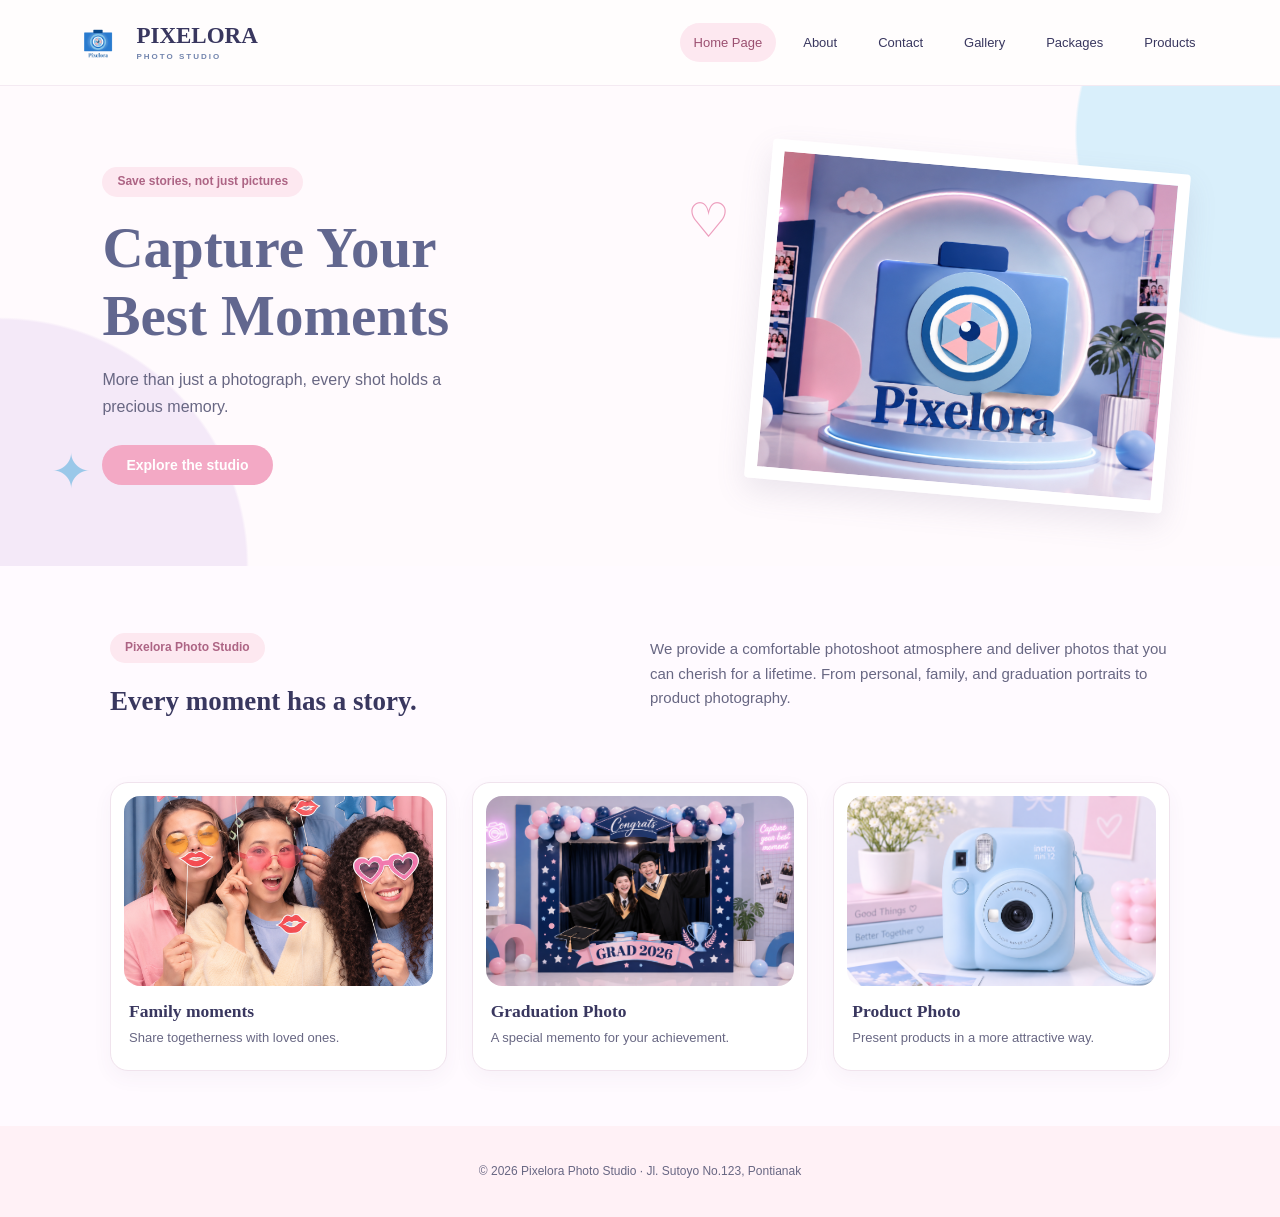
<file: index.html>
<!DOCTYPE html>
<html lang="id">
<head>
    <meta charset="UTF-8">
    <meta name="viewport" content="width=device-width, initial-scale=1.0">
    <title>Pixelora Photo Studio</title>
    <link rel="stylesheet" href="assets/styles/global.css">
    <link rel="stylesheet" href="assets/styles/index.css">
</head>
<body>

<header class="site-header">
    <a class="brand" href="/index.html">
        <img src="/assets/images/logo/logo-pixelora.png" alt="Pixelora Photo Studio Logo" class="brand-logo">
        <span>
            PIXELORA <small> PHOTO STUDIO</small>
        </span>
    </a>

    <nav class="main-nav">
        <a class="active" href="index.html">Home Page</a>
        <a href="/assets/pages/about.html">About</a>
        <a href="assets/pages/contact.html">Contact</a>
        <a href="/assets/pages/gallery.html">Gallery</a>
        <a href="/assets/pages/pricing.html">Packages</a>
        <a href="/assets/pages/products.html">Products</a>
    </nav>
</header>

<main>
    <section class="hero">
        <div class="hero-copy">
            <span class="eyebrow">Save stories, not just pictures</span>
            <h1>Capture Your<br>Best Moments</h1>
            <p>More than just a photograph, every shot holds a precious memory.</p>
            <a class="button" href="assets/pages/about.html">Explore the studio </a>
        </div>

        <img class="hero-image"
        src="/assets/images/index/one-index.png"
        alt="A camera on top of a table">

        <span class="decor decor-one">♡</span>
        <span class="decor decor-two">✦</span>
    </section>

    <section class="welcome section-wrap">
        <div>
            <p class="eyebrow">Pixelora Photo Studio</p>
            <h2>Every moment has a story.</h2>
        </div>

        <p>
            We provide a comfortable photoshoot atmosphere and deliver photos that you can cherish for a lifetime. From personal, family, and graduation portraits to product photography.


        </p>
    </section>

    <section class="feature-grid section-wrap">
        <article class="feature-card">
            <img src="../assets/images/index/family-index.png">
            <h3>Family moments</h3>
            <p>Share togetherness with loved ones.</p>
        </article>

        <article class="feature-card">
            <img src="../assets/images/index/graduation-index.png"
            alt="Perayaan kelulusan">
            <h3>Graduation Photo</h3>
            <p>A special memento for your achievement.</p>
        </article>

        <article class="feature-card">
            <img src="../assets/images/index/products-index.png"
            alt="Produk sepatu untuk fotografi">
            <h3>Product Photo</h3>
            <p>Present products in a more attractive way.</p>
        </article>
    </section>
</main>

<footer class="site-footer">
    <p>© 2026 Pixelora Photo Studio · Jl. Sutoyo No.123, Pontianak</p>
</footer>

</body>
</html>
</file>
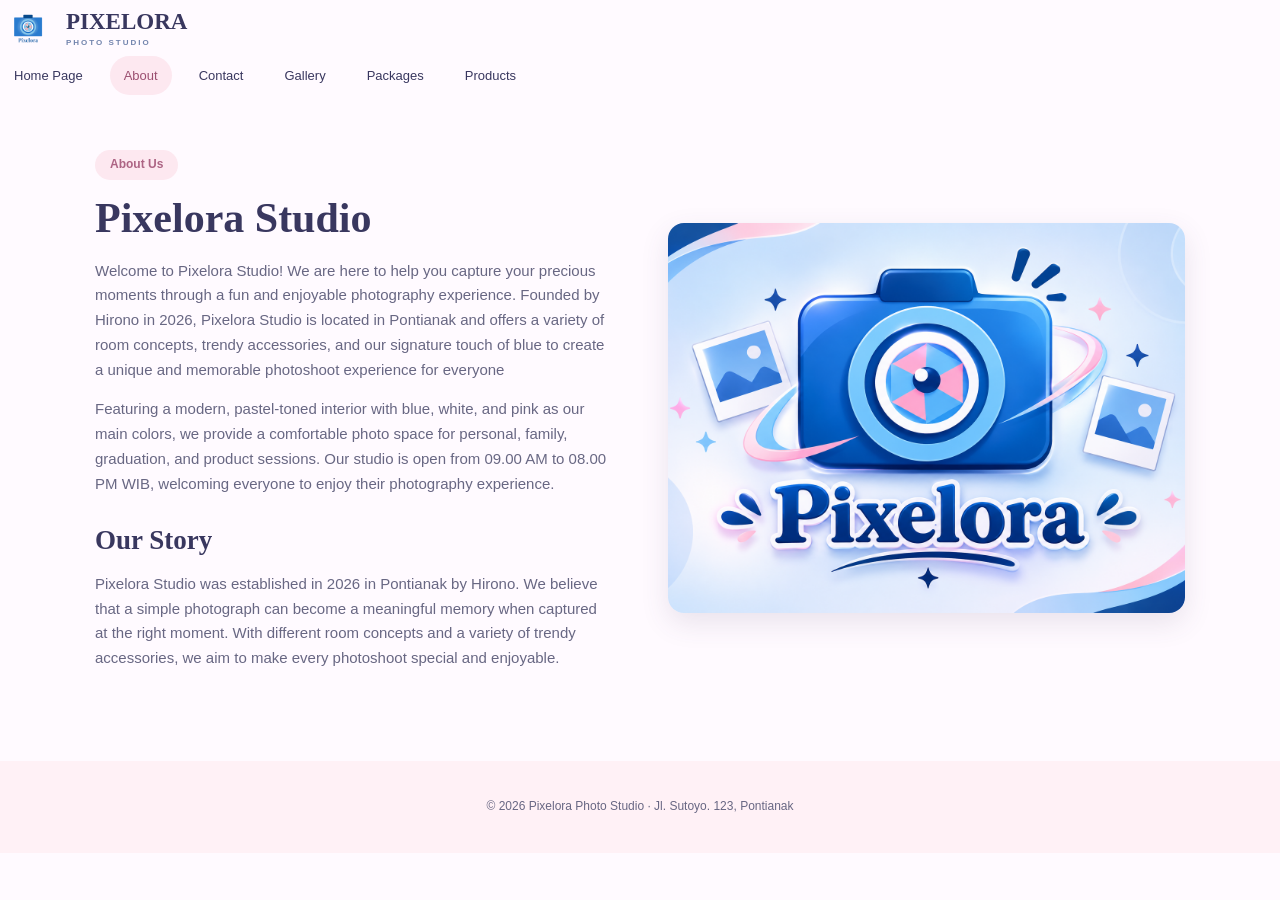
<file: assets/pages/about.html>
<!DOCTYPE html>
<html lang="id">
<head>
    <meta charset="UTF-8">
    <meta name="viewport" content="width=device-width, initial-scale=1.0">
    <title>Pixelora</title>
    <link rel="stylesheet" href="../styles/global.css">
    <link rel="stylesheet" href="../styles/about.css">
</head>
<body>

<header class="detail-header">
    <a class="brand">
        <img src="../images/logo/logo-pixelora.png" alt="Pixelora Studio Photo Icon" class="brand-logo">
        <span>
            PIXELORA <small> PHOTO STUDIO</small>
        </span>
    </a>
    <nav class="main-nav">
        <a href="/index.html">Home Page</a>
        <a class="active" href="about.html">About</a>
        <a href="contact.html">Contact</a>
        <a href="gallery.html">Gallery</a>
        <a href="pricing.html">Packages</a>
        <a href="products.html">Products</a>
    </nav>
</header>

<main class="page-main">
    <section class="about-layout">
        <div class="about-copy">
            <span class="eyebrow">About Us</span>
            <h1>Pixelora Studio</h1>

            <p>
                Welcome to Pixelora Studio! We are here to help you capture your
                precious moments through a fun and enjoyable photography experience.
                Founded by Hirono in 2026, Pixelora Studio is located in Pontianak
                and offers a variety of room concepts, trendy accessories, and our
                signature touch of blue to create a unique and memorable photoshoot
                experience for everyone

            </p>

            <p>
                Featuring a modern, pastel-toned interior with blue, white, and pink
                as our main colors, we provide a comfortable photo space for personal,
                family, graduation, and product sessions. Our studio is open from
                09.00 AM to 08.00 PM WIB, welcoming everyone to enjoy their
                photography experience.
            </p>

            <h2>Our Story</h2>

            <p>
                Pixelora Studio was established in 2026 in Pontianak by Hirono.
                We believe that a simple photograph can become a meaningful memory
                when captured at the right moment. With different room concepts
                and a variety of trendy accessories, we aim to make every photoshoot
                special and enjoyable.
            </p>
        </div>

        <img src="/assets/images/about/photo.png"
        alt="Logo">
    </section>
</main>

<footer class="site-footer">
    <p>© 2026 Pixelora Photo Studio · Jl. Sutoyo. 123, Pontianak</p>
</footer>

</body>
</html>
</file>
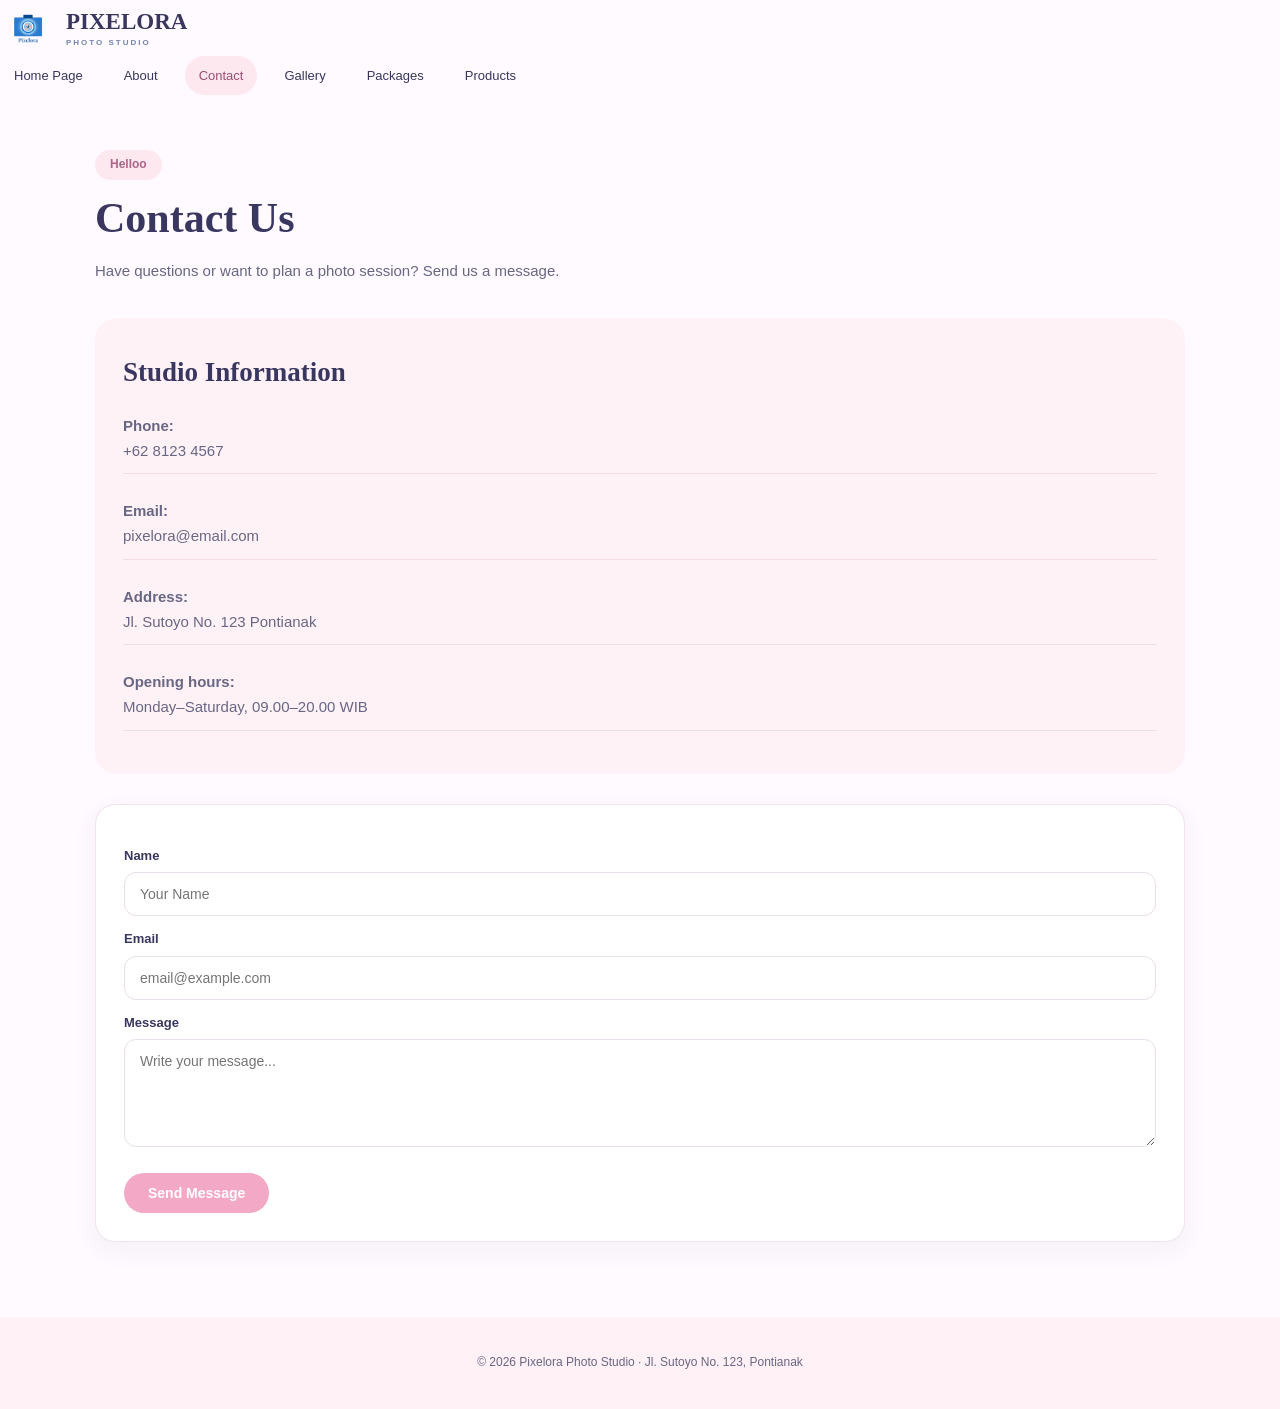
<file: assets/pages/contact.html>
<!DOCTYPE html>
<html lang="id">
<head>
    <meta charset="UTF-8">
    <meta name="viewport" content="width=device-width, initial-scale=1.0">
    <title>Contact Pixelora</title>
    <link rel="stylesheet" href="../styles/global.css">
    <link rel="stylesheet" href="../styles/contact.css">
</head>
<body>

<header class="detail-header">
    <a class="brand">
        <img src="../images/logo/logo-pixelora.png" alt="Pixelora Studio Photo Icon" class="brand-logo">
        <span>
            PIXELORA <small> PHOTO STUDIO</small>
        </span>
    </a>
    <nav class="main-nav">
        <a href="/index.html">Home Page</a>
        <a href="about.html">About</a>
        <a class="active" href="contact.html">Contact</a>
        <a href="gallery.html">Gallery</a>
        <a href="pricing.html">Packages</a>
        <a href="products.html">Products</a>
    </nav>
</header>

<main class="page-main">
    <section class="page-heading">
        <span class="eyebrow">Helloo</span>
        <h1>Contact Us</h1>
        <p>Have questions or want to plan a photo session? Send us a message.</p>
    </section>

    <div class="contact-layout">
        <section class="contact-info">
            <h2>Studio Information</h2>

            <p><strong>Phone:</strong><br>+62 8123 4567</p>
            <p><strong>Email:</strong><br>pixelora@email.com</p>
            <p><strong>Address:</strong><br>Jl. Sutoyo No. 123 Pontianak</p>
            <p><strong>Opening hours:</strong><br>Monday–Saturday, 09.00–20.00 WIB</p>
        </section>

        <form class="contact-form" action="#" method="get">
            <label for="name">Name</label>
            <input id="name" name="name" type="text"
            placeholder="Your Name" required>

            <label for="email">Email</label>
            <input id="email" name="email" type="email"
            placeholder="email@example.com" required>

            <label for="message">Message</label>
            <textarea id="message" name="message"
            rows="5" placeholder="Write your message..." required></textarea>

            <button class="button" type="submit">Send Message</button>
        </form>
    </div>
</main>

<footer class="site-footer">
    <p>© 2026 Pixelora Photo Studio · Jl. Sutoyo No. 123, Pontianak</p>
</footer>

</body>
</html>
</file>
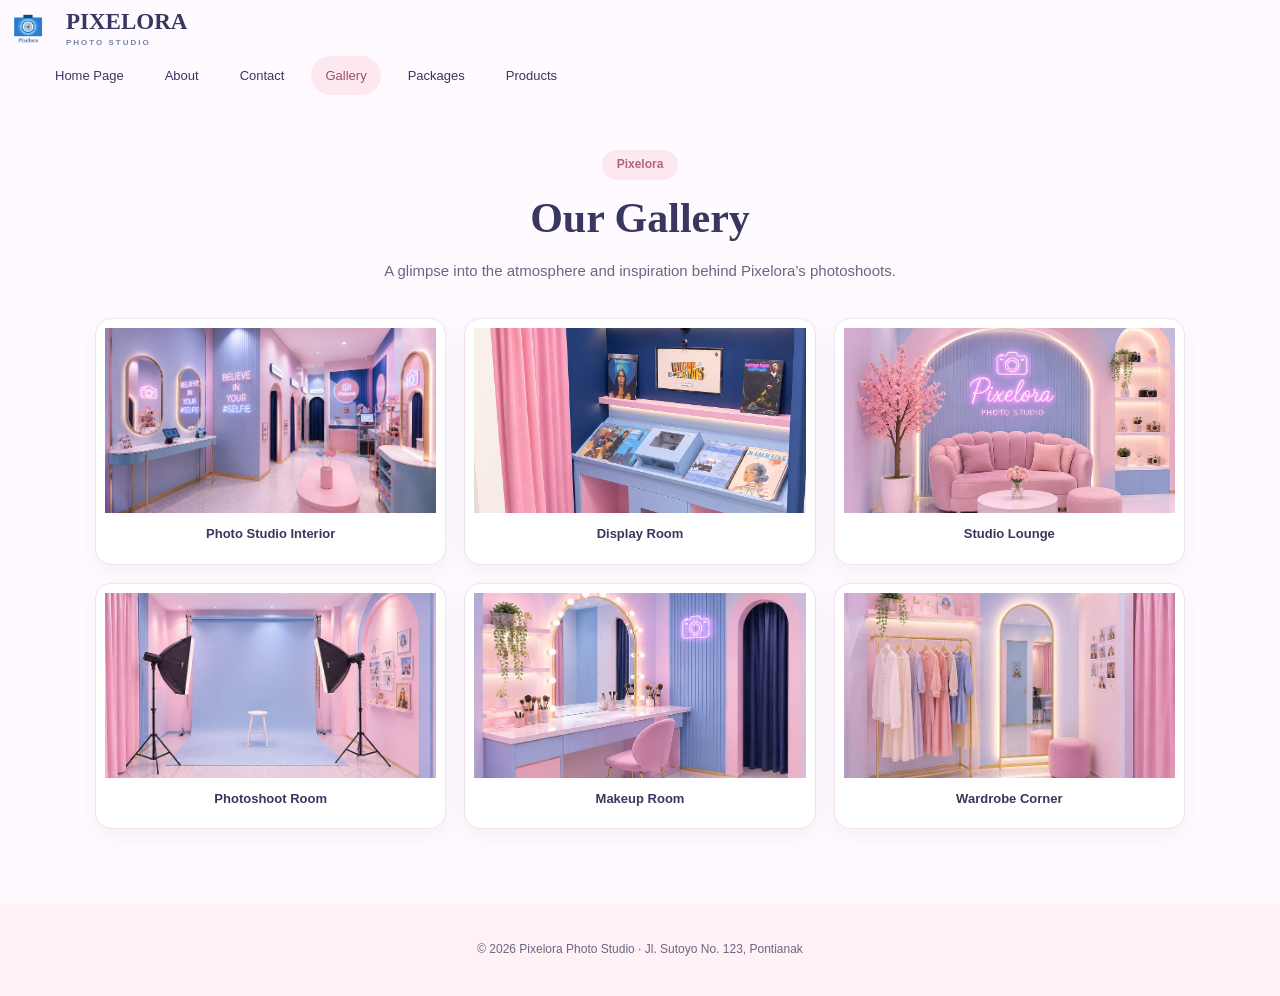
<file: assets/pages/gallery.html>
<!DOCTYPE html>
<html lang="id">
<head>
    <meta charset="UTF-8">
    <meta name="viewport" content="width=device-width, initial-scale=1.0">
    <title>Pixelora</title>
    <link rel="stylesheet" href="../styles/global.css">
    <link rel="stylesheet" href="../styles/gallery.css">
</head>
<body>

<header class="detail-header">
    <a class="brand">
    <img src="../images/logo/logo-pixelora.png" alt="Pixelora Studio Photo Icon" class="brand-logo">
        <span>
            PIXELORA <small> PHOTO STUDIO</small>
        </span>
    <nav class="main-nav">
        <a href="/index.html">Home Page</a>
        <a href="about.html">About</a>
        <a href="contact.html">Contact</a>
        <a class="active" href="gallery.html">Gallery</a>
        <a href="pricing.html">Packages</a>
        <a href="products.html">Products</a>
    </nav>
</header>

<main class="page-main">
    <section class="page-heading centered">
        <span class="eyebrow">Pixelora</span>
        <h1>Our Gallery</h1>
        <p> A glimpse into the atmosphere and inspiration behind Pixelora’s photoshoots.</p>
    </section>

    <section class="gallery-grid">
        <figure>
            <img src="/assets/images/gallery/gallery1.png"
            alt="Photo studio">
            <figcaption>Photo Studio Interior</figcaption>
        </figure>

        <figure>
            <img src="/assets/images/gallery/gallery2.png"
            alt="Display Room">
            <figcaption>Display Room</figcaption>
        </figure>

        <figure>
            <img src="/assets/images/gallery/gallery3.png"
            alt="Display Room">
            <figcaption>Studio Lounge</figcaption>
        </figure>

        <figure>
            <img src="/assets/images/gallery/gallery4.png"
            alt="Photoshoot Room">
            <figcaption>Photoshoot Room</figcaption>
        </figure>

        <figure>
            <img src="/assets/images/gallery/gallery5.png"
            alt="Makeup Room">
            <figcaption>Makeup Room</figcaption>
        </figure>

        <figure>
            <img src="/assets/images/gallery/gallery6.png"
            alt="Wardrobe Corner">
            <figcaption>Wardrobe Corner</figcaption>
        </figure>
    </section>
</main>

<footer class="site-footer">
    <p>© 2026 Pixelora Photo Studio · Jl. Sutoyo No. 123, Pontianak</p>
</footer>

</body>
</html>
</file>
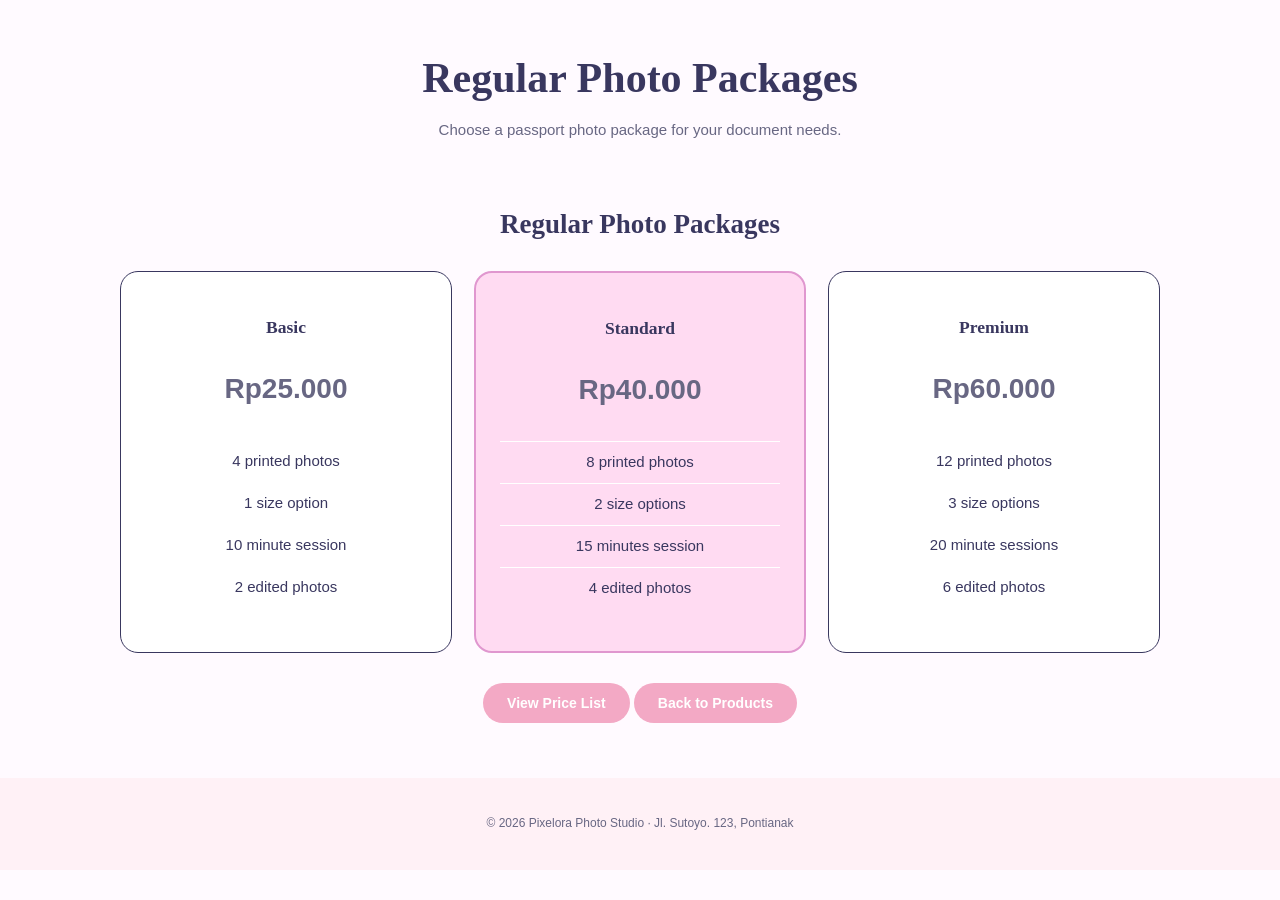
<file: assets/pages/pricing-detail-page.html>
<!DOCTYPE html>
<html lang="id">
<head>
    <meta charset="UTF-8">
    <meta name="viewport" content="width=device-width, initial-scale=1.0">
    <title>Photo Prices | Pixelora Photo Studio</title>
    <link rel="stylesheet" href="../styles/global.css">
    <link rel="stylesheet" href="../styles/pricing-all-product.css">
</head>
<body>

    <header class="detail-header">
        <h1>Regular Photo Packages</h1>
        <p>Choose a passport photo package for your document needs.</p>
    </header>

    <main>
        <section class="detail-section">
            <h2>Regular Photo Packages</h2>

            <div class="package-container">

                <article class="package-card">
                    <h3>Basic</h3>
                    <p class="price">Rp25.000</p>
                    <ul>
                        <li>4 printed photos</li>
                        <li>1 size option</li>
                        <li>10 minute session</li>
                        <li>2 edited photos</li>
                    </ul>
                </article>

                <article class="package-card featured">
                    <h3>Standard</h3>
                    <p class="price">Rp40.000</p>
                    <ul>
                        <li>8 printed photos</li>
                        <li>2 size options</li>
                        <li>15 minutes session</li>
                        <li>4 edited photos</li>
                    </ul>
                </article>

                <article class="package-card">
                    <h3>Premium</h3>
                    <p class="price">Rp60.000</p>
                    <ul>
                        <li>12 printed photos</li>
                        <li>3 size options</li>
                        <li>20 minute sessions</li>
                        <li>6 edited photos</li>
                    </ul>
                </article>

            </div>

            <a href="pricing.html" class="button">View Price List</a>
            <a href="products.html" class="button">Back to Products</a>
        </section>
    </main>

<footer class="site-footer">
    <div class="">
        <p>
        © 2026 Pixelora Photo Studio · Jl. Sutoyo. 123, Pontianak
        </p>
    </div> 
</footer>

</body>
</html>
</file>
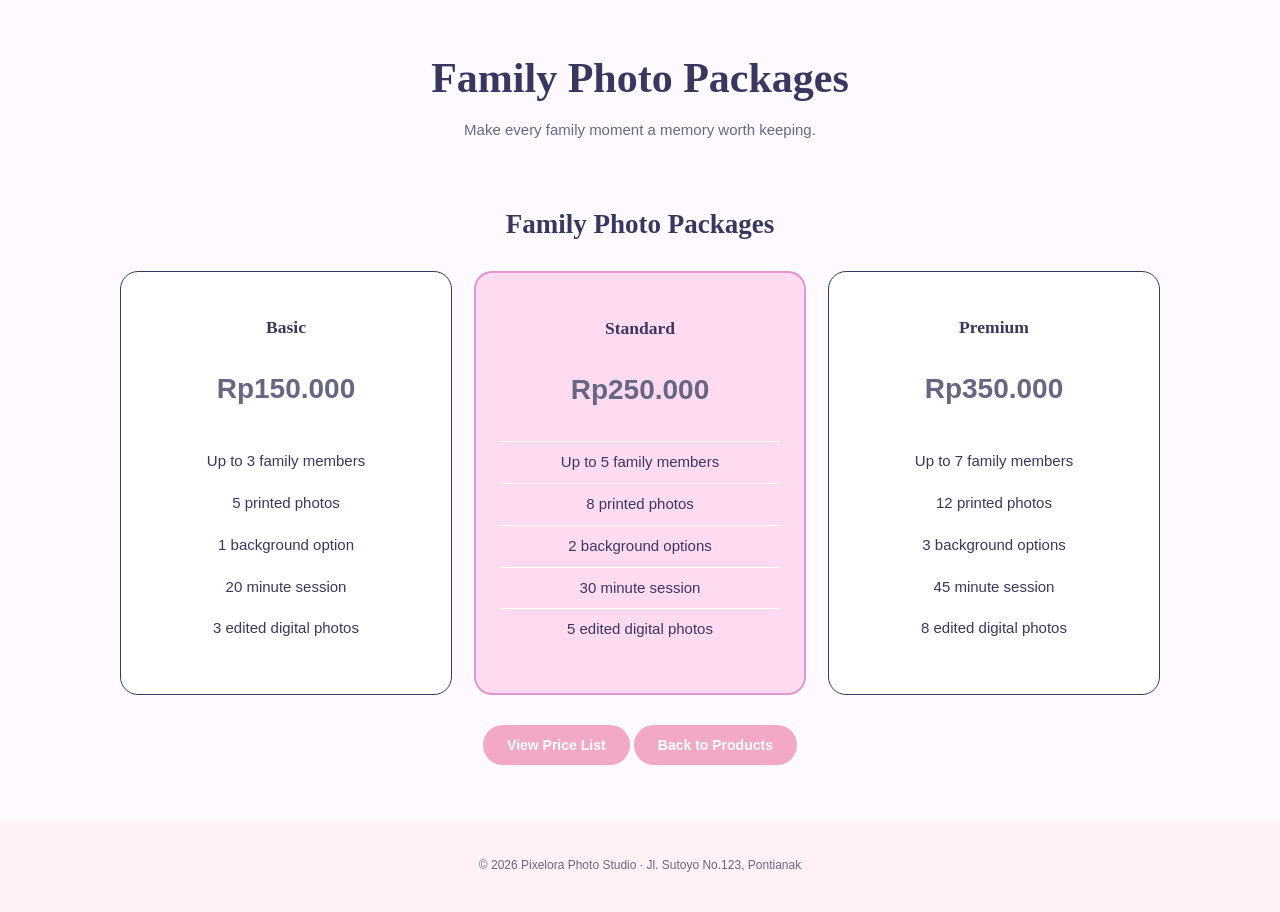
<file: assets/pages/pricing-family.html>
<!DOCTYPE html>
<html lang="en">
<head>
    <meta charset="UTF-8">
    <meta name="viewport" content="width=device-width, initial-scale=1.0">
    <title>Family Photo Prices | Pixelora Photo Studio</title>
    <link rel="stylesheet" href="/assets/styles/global.css">
    <link rel="stylesheet" href="/assets/styles/pricing-all-product.css">
 
 
</head>
<body>
   
    <header class="detail-header">
        <h1>Family Photo Packages</h1>
        <p>Make every family moment a memory worth keeping.</p>
    </header>
 
    <main>
        <section class="detail-section">
            <h2>Family Photo Packages</h2>
 
        <div class="package-container">
 
            <article class="package-card">
                <h3>Basic</h3>
                <p class="price">Rp150.000</p>
                <ul>
                    <li>Up to 3 family members</li>
                    <li>5 printed photos</li>
                    <li>1 background option</li>
                    <li>20 minute session</li>
                    <li>3 edited digital photos</li>
                </ul>
            </article>
 
            <article class="package-card featured">
                <h3>Standard</h3>
                <p class="price">Rp250.000</p>
                <ul>
                    <li>Up to 5 family members</li>
                    <li>8 printed photos</li>
                    <li>2 background options</li>
                    <li>30 minute session</li>
                    <li>5 edited digital photos</li>
                </ul>
            </article>
 
                        <article class="package-card">
                <h3>Premium</h3>
                <p class="price">Rp350.000</p>
                <ul>
                    <li>Up to 7 family members</li>
                    <li>12 printed photos</li>
                    <li>3 background options</li>
                    <li>45 minute session</li>
                    <li>8 edited digital photos</li>
                </ul>
            </article>
        </div>
 
        <a href="pricing.html" class="button">View Price List</a>
        <a href="products.html" class="button">Back to Products</a>
 
        </section>
    </main>
 
    <footer class="main-footer">
        <div class="site-footer">
            <p>© 2026 Pixelora Photo Studio · Jl. Sutoyo No.123, Pontianak</p>
        </div>
</footer>
</body>
</html>
</file>
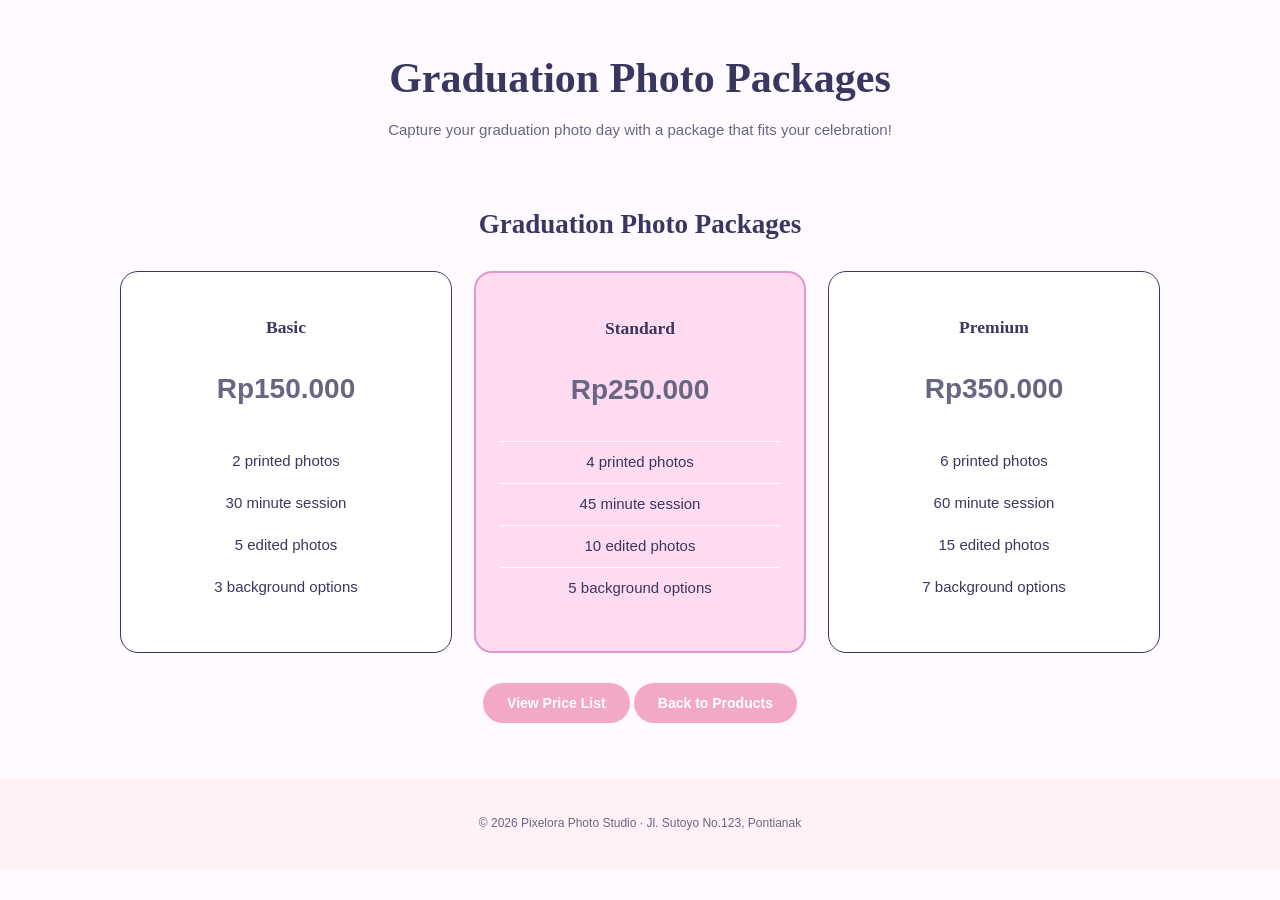
<file: assets/pages/pricing-graduation.html>
<!DOCTYPE html>
<html lang="en">
<head>
    <meta charset="UTF-8">
    <meta name="viewport" content="width=device-width, initial-scale=1.0">
    <title>Graduation Photo Prices | Pixelora Photo Studio</title>
    <link rel="stylesheet" href="../styles/global.css">
    <link rel="stylesheet" href="../styles/pricing-all-product.css">


</head>
<body>
    
    <header class="detail-header">
        <h1>Graduation Photo Packages</h1>
        <p>Capture your graduation photo day with a package that fits your celebration!</p>
    </header>

    <main>
        <section class="detail-section">
            <h2>Graduation Photo Packages</h2>

        <div class="package-container">

            <article class="package-card">
                <h3>Basic</h3>
                <p class="price">Rp150.000</p>
                <ul>
                    <li>2 printed photos</li>
                    <li>30 minute session</li>
                    <li>5 edited photos</li>
                    <li>3 background options</li>
                </ul>
            </article>

            <article class="package-card featured">
                <h3>Standard</h3>
                <p class="price">Rp250.000</p>
                <ul>
                    <li>4 printed photos</li>
                    <li>45 minute session</li>
                    <li>10 edited photos</li>
                    <li>5 background options</li>
                </ul>
            </article>

                        <article class="package-card">
                <h3>Premium</h3>
                <p class="price">Rp350.000</p>
                <ul>
                    <li>6 printed photos</li>
                    <li>60 minute session</li>
                    <li>15 edited photos</li>
                    <li>7 background options</li>
                </ul>
            </article>
        </div>

        <a href="pricing.html" class="button">View Price List</a>
        <a href="products.html" class="button">Back to Products</a>

        </section>
    </main>
<footer class="main-footer">
        <div class="site-footer">
            <p>© 2026 Pixelora Photo Studio · Jl. Sutoyo No.123, Pontianak</p>
        </div>
</footer>
</body>
</html>
</file>
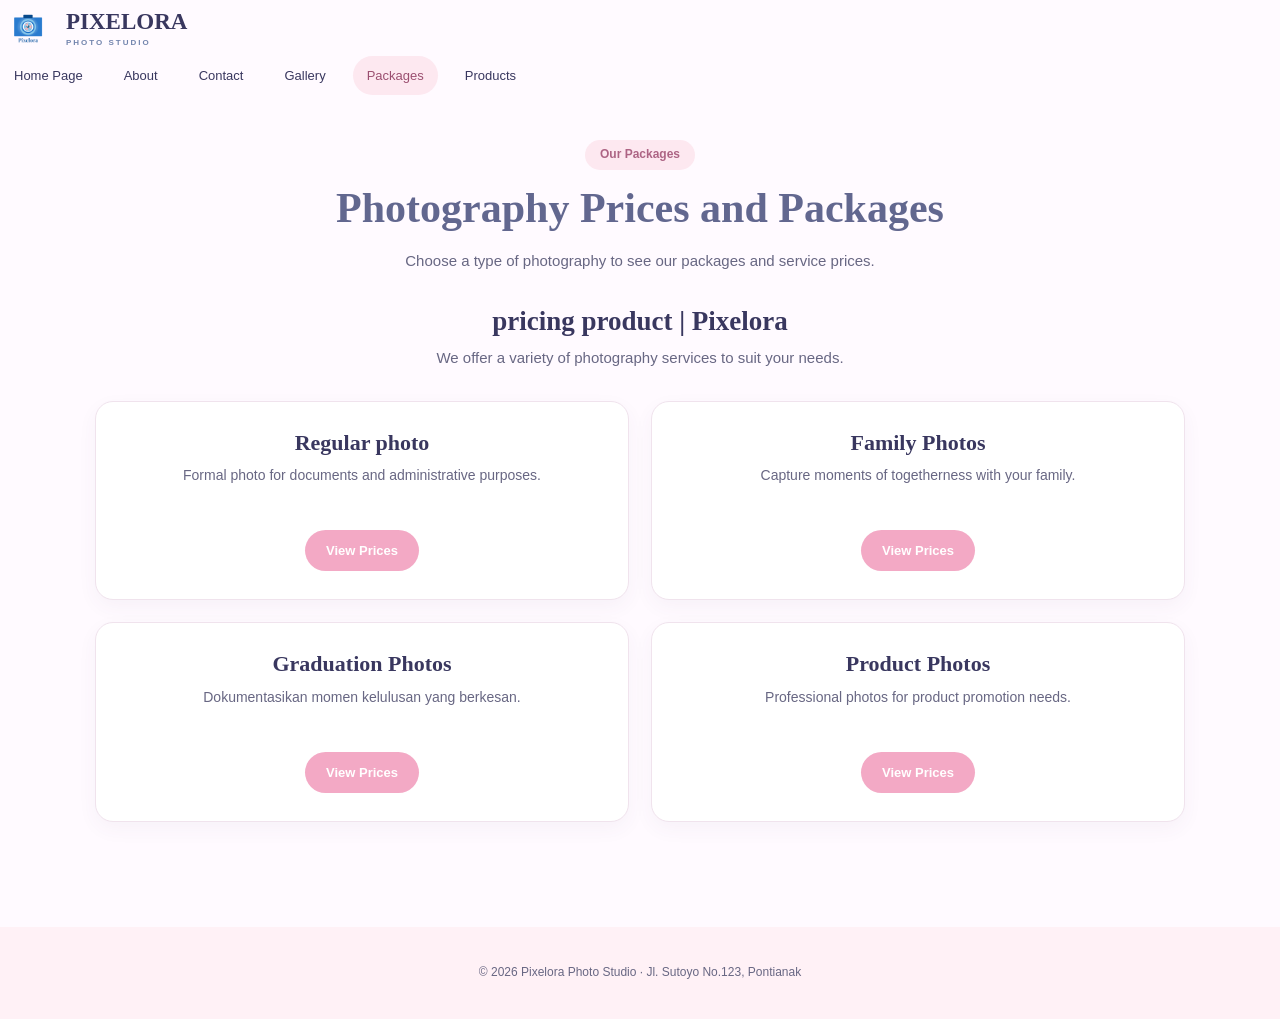
<file: assets/pages/pricing.html>
<!DOCTYPE html>
<html lang="id">
<head>
    <meta charset="UTF-8">
    <meta name="viewport" content="width=device-width, initial-scale=1.0">
    <title>Price and Packages | Pixelora Photo Studio</title>
    <link rel="stylesheet" href="../styles/global.css">
    <link rel="stylesheet" href="../styles/pricing.css">
</head>
<body>

<header class="detail-header">
    <a class="brand">
        <img src="../images/logo/logo-pixelora.png" alt="Pixelora Studio Photo Icon" class="brand-logo">
        <span>
            PIXELORA <small> PHOTO STUDIO</small>
        </span>
    </a>

    <nav class="main-nav" aria-label="Navigasi utama">
        <a href="/index.html">Home Page</a>
        <a href="/assets/pages/about.html">About</a>
        <a href="/assets/pages/contact.html">Contact</a>
        <a href="/assets/pages/gallery.html">Gallery</a>
        <a class="active" href="/assets/pages/pricing.html">Packages</a>
        <a href="/assets/pages/products.html">Products</a>
    </nav>
</header>

<main class="page-main pricing-main">
    <section class="page-heading centered">
        <span class="eyebrow">Our Packages</span>
        <h1>
            Photography Prices and Packages
        </h1>
        <p>
            Choose a type of photography to see our packages and service prices.
        </p>
    </section>

    <section class="category-section">
        <h2>pricing product | Pixelora</h2>
        <p class="section-description">We offer a variety of photography services to suit your needs.</p>

        <div class="category-container">
            <article class="category-card">
                <h3>Regular photo</h3>
                <p>Formal photo for documents and administrative purposes.</p>
                <a href="pricing-detail-page.html" class="price-button">View Prices</a>
            </article>

            <article class="category-card">
                <h3>Family Photos</h3>
                <p>Capture moments of togetherness with your family.</p>
                <a href="/assets/pages/pricing-family.html" class="price-button">View Prices</a>
            </article>

            <article class="category-card">
                <h3>Graduation Photos</h3>
                <p>Dokumentasikan momen kelulusan yang berkesan.</p>
                <a href="pricing-graduation.html" class="price-button">View Prices</a>
            </article>

            <article class="category-card">
                <h3>Product Photos</h3>
                <p>Professional photos for product promotion needs.</p>
                <a href="pricing-produk.html" class="price-button">View Prices</a>
            </article>
        </div>
    </section>
</main>

<footer class="site-footer">
    <p>© 2026 Pixelora Photo Studio · Jl. Sutoyo No.123, Pontianak</p>
</footer>

</body>
</html>
</file>
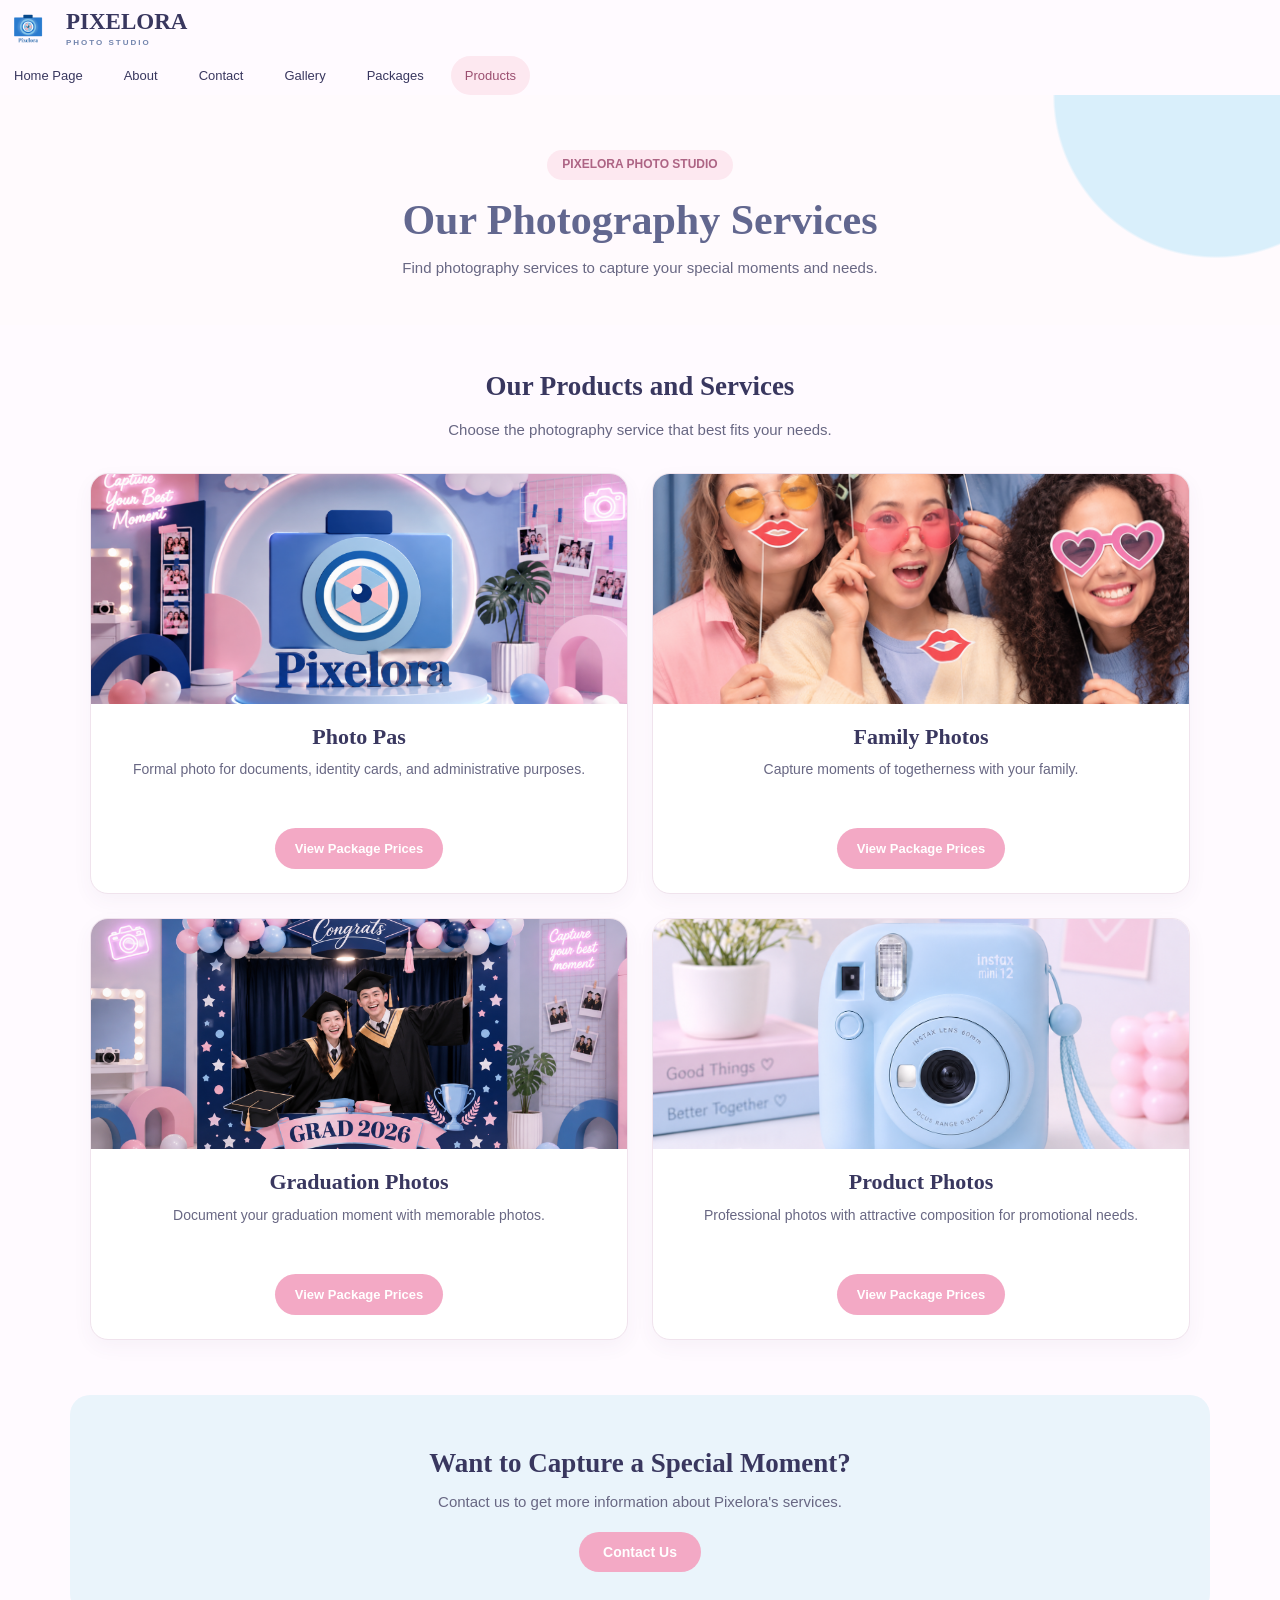
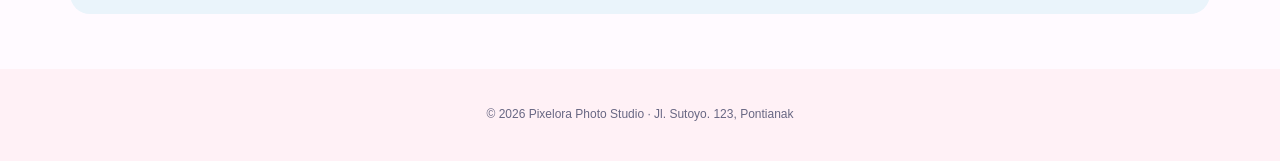
<file: assets/pages/products.html>
<!DOCTYPE html>
<html lang="id">
<head>
    <meta charset="UTF-8">
    <meta name="viewport" content="width=device-width, initial-scale=1.0">
    <title>Produk | Pixelora</title>
    <link rel="stylesheet" href="../styles/global.css">
    <link rel="stylesheet" href="../styles/products.css">
</head>
<body>

<header class="detail-header">
    <a class="brand">
        <img src="../images/logo/logo-pixelora.png" alt="Pixelora Studio Photo Icon" class="brand-logo">
        <span>
            PIXELORA <small> PHOTO STUDIO</small>
        </span>
    </a>

    <nav class="main-nav" aria-label="Navigasi utama">
        <a href="/index.html">Home Page</a>
        <a href="/assets/pages/about.html">About</a>
        <a href="/assets/pages/contact.html">Contact</a>
        <a href="/assets/pages/gallery.html">Gallery</a>
        <a href="/assets/pages/pricing.html">Packages</a>
        <a class="active" href="/assets/pages/products.html">Products</a>
    </nav>
</header>

<main>
    <section class="product-hero">
        <span class="eyebrow">PIXELORA PHOTO STUDIO</span>
        <h1>
            Our Photography Services
        </h1>
        <p>
            Find photography services to capture your special moments and needs.
        </p>
    </section>

    <section class="product-section">
        <div class="page-heading centered">
            <h2>
                Our Products and Services
            </h2>
            <p>
                Choose the photography service that best fits your needs.
            </p>
        </div>

        <div class="product-container">
            <article class="product-card">
                <img src="../images/index/one-index.png" alt="Kamera dan suasana studio Pixelora">
                <div class="product-info">
                    <h3>
                        Photo Pas
                    </h3>
                    <p>
                        Formal photo for documents, identity cards, and administrative purposes.
                    </p>
                    <a href="/assets/pages/pricing-detail-page.html" class="product-button">View Package Prices</a>
                </div>
            </article>

            <article class="product-card">
                <img src="../images/index/family-index.png" alt="Contoh suasana foto keluarga">
                <div class="product-info">
                    <h3>
                        Family Photos
                    </h3>
                    <p>
                        Capture moments of togetherness with your family.
                    </p>
                    <a href="/assets/pages/pricing-family.html" class="product-button">View Package Prices</a>
                </div>
            </article>

            <article class="product-card">
                <img src="../images/index/graduation-index.png" alt="Contoh foto perayaan kelulusan">
                <div class="product-info">
                    <h3>
                        Graduation Photos
                    </h3>
                    <p>
                        Document your graduation moment with memorable photos.
                    </p>
                    <a href="/assets/pages/pricing-graduation.html" class="product-button">View Package Prices</a>
                </div>
            </article>

            <article class="product-card">
                <img src="../images/index/products-index.png" alt="Contoh fotografi produk">
                <div class="product-info">
                    <h3>
                        Product Photos
                    </h3>
                    <p>
                        Professional photos with attractive composition for promotional needs.
                    </p>
                    <a href="/assets/pages/pricing-product.html" class="product-button">View Package Prices</a>
                </div>
            </article>
        </div>
    </section>

    <section class="product-contact">
        <h2>
            Want to Capture a Special Moment?
        </h2>
        <p>
            Contact us to get more information about Pixelora's services.
        </p>
        <a href="contact.html" class="button">Contact Us</a>
    </section>
</main>

<footer class="site-footer">
    <div>
        <p>
        © 2026 Pixelora Photo Studio · Jl. Sutoyo. 123, Pontianak
        </p>
    </div> 
</footer>

</body>
</html>
</file>
<file: assets/styles/global.css>
:root {
    --pink: #f3a9c5;
    --pink-light: #fde8f0;
    --blue: #c9e5f7;
    --ink: #39375f;
    --muted: #686783;
    --paper: #fffaff;
    --line: #f0e3ed;
}

* {
    box-sizing: border-box;
}

body {
    margin: 0;
    background: var(--paper);
    color: var(--ink);
    font-family: Arial, sans-serif;
    font-size: 15px;
    line-height: 1.65;
}

a {
    color: inherit;
    text-decoration: none;
}

.site-header {
    height: 86px;
    padding: 0 5.5%;
    display: flex;
    align-items: center;
    justify-content: space-between;
    background: #fffdfd;
    border-bottom: 1px solid #f4eaf2;
}

.brand {
    display: flex;
    align-items: center;
    gap: 10px;
    font-family: Georgia, serif;
    font-size: 23px;
    font-weight: 700;
    line-height: 1;
}


.brand small {
    display: block;
    font: 700 8px Arial, sans-serif;
    letter-spacing: 2px;
    margin-top: 5px;
    color: #7284ad;
}

.main-nav {
    display: flex;
    align-items: center;
    gap: 13px;
}

.main-nav a {
    font-size: 13px;
    padding: 9px 14px;
    border-radius: 24px;
    transition: 0.25s;
}

.main-nav a:hover,
.main-nav a.active {
    background: var(--pink-light);
    color: #9b4f70;
}

.button {
    display: inline-flex;
    align-items: center;
    gap: 12px;
    background: var(--pink);
    color: white;
    border: 0;
    border-radius: 28px;
    padding: 12px 24px;
    font: 600 14px Arial, sans-serif;
    cursor: pointer;
    transition: 0.25s;
}

.button:hover {
    background: #df8eae;
    transform: translateY(-2px);
}

.site-footer {
    text-align: center;
    padding: 24px 15px;
    background: #fff1f6;
    color: #77718d;
    font-size: 12px;
    margin-top: 55px;
}

.page-main {
    max-width: 1160px;
    margin: 0 auto;
    padding: 55px 35px 20px;
}

.page-heading {
    text-align: left;
    margin: 0 0 35px;
}

.page-heading.centered {
    text-align: center;
}

.eyebrow {
    display: inline-block;
    color: #ad6484;
    background: #fde8f0;
    border-radius: 25px;
    padding: 5px 15px;
    font-size: 12px;
    font-weight: 700;
}

h1, h2, h3 {
    font-family: Georgia, serif;
    line-height: 1.2;
}

h1 {
    font-size: 42px;
    margin: 13px 0;
}

h2 {
    font-size: 27px;
    margin: 10px 0;
}

p {
    color: var(--muted);
}

img {
    display: block;
    max-width: 100%;
    object-fit: cover;
    border-radius: 16px;
}

input, textarea, select {
    width: 100%;
    padding: 13px 15px;
    border: 1px solid #e9dfea;
    border-radius: 12px;
    font: 14px 'DM Sans', sans-serif;
    color: var(--ink);
    background: white;
    outline: none;
}

input:focus, textarea:focus, select:focus {
    border-color: var(--pink);
}

label {
    font-size: 13px;
    font-weight: 600;
    margin: 12px 0 6px;
    display: block;
}
</file>
<file: assets/styles/index.css>
.brand-logo {
    height: 56px;
    width: auto;
    display: block;
}

.hero {
    min-height: 480px;
    padding: 65px 8%;
    display: flex;
    align-items: center;
    justify-content: space-between;
    gap: 45px;
    position: relative;
    overflow: hidden;
    background:
        radial-gradient(circle at 100% 10%, #d9effb 0 15%, transparent 15.2%),
        radial-gradient(circle at 0 100%, #f4e9f8 0 18%, transparent 18.2%),
        #fffafd;
}

.hero-copy {
    max-width: 520px;
    position: relative;
    z-index: 1;
}

.hero h1 {
    font-size: 57px;
    color: #62678f;
    margin: 17px 0;
}

.hero p {
    max-width: 340px;
    font-size: 16px;
    margin-bottom: 25px;
}

.hero-image {
    width: 39%;
    height: 340px;
    object-fit: cover;
    border: 12px solid white;
    box-shadow: 0 12px 30px #6a638522;
    transform: rotate(5deg);
    border-radius: 4px;
}

.decor {
    position: absolute;
    color: #ed9dbd;
    font-size: 48px;
}

.decor-one {
    right: 43%;
    top: 95px;
}

.decor-two {
    left: 4%;
    bottom: 55px;
    color: #9ac8e9;
}

.section-wrap {
    max-width: 1120px;
    margin: 55px auto;
    padding: 0 30px;
}

.welcome {
    display: flex;
    justify-content: space-between;
    align-items: center;
    gap: 60px;
}

.welcome p {
    max-width: 520px;
}

.feature-grid {
    display: grid;
    grid-template-columns: repeat(3, 1fr);
    gap: 25px;
}

.feature-card {
    background: white;
    border: 1px solid var(--line);
    border-radius: 18px;
    padding: 13px;
    box-shadow: 0 7px 20px #51436b0c;
}

.feature-card img {
    height: 190px;
    width: 100%;
}

.feature-card h3 {
    margin: 15px 5px 5px;
}

.feature-card p {
    margin: 0 5px 8px;
    font-size: 13px;
}
</file>
<file: assets/styles/about.css>
.brand-logo {
    height: 56px;
    width: auto;
    display: block;
}

.about-layout {
    display: grid;
    grid-template-columns: 1fr 1fr;
    gap: 55px;
    align-items: center;
    min-height: 480px;
}

.about-layout img {
    height: 390px;
    width: 100%;
    box-shadow: 0 10px 28px #51436b20;
}

.about-copy p {
    max-width: 550px;
}

.about-copy h2 {
    margin-top: 28px;
}
</file>
<file: assets/styles/contact.css>
.brand-logo {
    height: 56px;
    width: auto;
    display: block;
}

.contact-layout {
    display: grid;
    grid-template-columns: 0.9fr 1.1fr;
    gap: 55px;
    align-items: start;
}

.contact-info {
    background: #fff2f7;
    border-radius: 22px;
    padding: 28px;
}

.contact-info p {
    padding: 10px 0;
    border-bottom: 1px solid #f2dce7;
}

.contact-form {
    background: white;
    border: 1px solid var(--line);
    border-radius: 20px;
    padding: 28px;
    box-shadow: 0 8px 25px #51436b10;
}

.contact-form button {
    margin-top: 18px;
}

.contact-info,
.contact-form {
    width: 100%;
    box-sizing: border-box;
}

/* Mengatur posisi kotak Contact */
.page-main .contact-layout {
    display: grid !important;
    grid-template-columns: 1fr !important;
    gap: 30px !important;
    align-items: stretch;
    width: 100%;
}

.page-main .contact-info,
.page-main .contact-form {
    width: 100%;
    max-width: 100%;
    box-sizing: border-box;
}
</file>
<file: assets/styles/gallery.css>
.brand-logo {
    height: 56px;
    width: auto;
    display: block;
}

.gallery-grid {
    display: grid;
    grid-template-columns: repeat(3, 1fr);
    gap: 18px;
}

.gallery-grid figure {
    margin: 0;
    background: #fff;
    border: 1px solid var(--line);
    border-radius: 17px;
    padding: 9px;
    box-shadow: 0 6px 18px #51436b10;
    transition: 0.25s;
    overflow: hidden;
}

.gallery-grid figure:hover {
    transform: translateY(-5px);
}

.gallery-grid img {
    width: 100%;
    height: 185px;
    border-radius: 0;
    object-fit: cover;
}

.gallery-grid figcaption {
    text-align: center;
    padding: 10px;
    font-weight: 600;
    font-size: 13px;
}
</file>
<file: assets/styles/pricing-all-product.css>
.detail-header,
.detail-section {
    max-width: 1100px;
    margin: 0 auto;
    padding: 40px 30px 0;
    text-align: center;
}

.package-container {
    display: grid;
    grid-template-columns: repeat(3, 1fr);
    gap: 22px;
    margin: 30px 0;
}

.package-card {
    padding: 28px 24px;
    background: white;
    border: 1px solid ;
    border-radius: 18px;
    transition: transform 0.25s;
}

.package-card:hover {
    transform: translateY(-5px);
}

.package-card.featured {
    background: #ffdbf2;
    border: 2px solid #e097cf;
}

.price {
    font-size: 28px;
    font-weight: 700;
}

.package-card ul {
    padding: 0;
    list-style: none;
}

.package-card li {
    padding: 8px 0;
    border-top: 1px solid white;
}
</file>
<file: assets/styles/pricing.css>
/* HALAMAN PILIHAN PAKET PIXELORA */
.brand-logo {
    height: 56px;
    width: auto;
    display: block;
}

.pricing-main {
    padding-top: 45px;
}

.pricing-main .page-heading {
    margin-bottom: 32px;
}

.pricing-main .page-heading h1 {
    color: #62678f;
}

.category-section {
    text-align: center;
    padding-bottom: 30px;
}

.category-section h2 {
    color: var(--ink);
    margin-bottom: 8px;
}

.section-description {
    margin: 0 auto 30px;
    max-width: 650px;
}

.category-container {
    display: grid;
    grid-template-columns: repeat(2, minmax(0, 1fr));
    gap: 22px;
}

.category-card {
    padding: 28px 24px;
    background: white;
    border: 1px solid var(--line);
    border-radius: 18px;
    box-shadow: 0 7px 20px #51436b0c;
    transition: transform .25s, box-shadow .25s;
}

.category-card:hover {
    transform: translateY(-5px);
    box-shadow: 0 12px 25px #51436b18;
}

.category-card h3 {
    color: var(--ink);
    font-size: 22px;
    margin: 0 0 8px;
}

.category-card p {
    min-height: 48px;
    margin: 0 0 18px;
    font-size: 14px;
}

.price-button {
    display: inline-block;
    background: var(--pink);
    color: white;
    padding: 10px 21px;
    border-radius: 25px;
    font-size: 13px;
    font-weight: 600;
    transition: .25s;
}

.price-button:hover {
    background: #df8eae;
    transform: translateY(-2px);
}

@media (max-width: 700px) {
    .category-container {
        grid-template-columns: 1fr;
    }

    .pricing-main {
        padding: 35px 20px 15px;
    }
}
</file>
<file: assets/styles/products.css>
/* HALAMAN PRODUK PIXELORA */

.brand-logo {
    height: 56px;
    width: auto;
    display: block;
}

.product-hero {
    text-align: center;
    padding: 55px 20px 45px;
    background:
        radial-gradient(circle at 95% 0%, #d9effb 0 13%, transparent 13.2%),
        #fffafd;
}

.product-hero h1 {
    color: #62678f;
    font-size: 42px;
    margin: 15px 0 10px;
}

.product-hero p {
    max-width: 620px;
    margin: 0 auto;
}

.product-section {
    max-width: 1160px;
    margin: 0 auto;
    padding: 35px 30px 55px;
}

.product-section .page-heading {
    margin-bottom: 30px;
}

.product-container {
    display: grid;
    grid-template-columns: repeat(2, minmax(0, 1fr));
    gap: 24px;
}

.product-card {
    overflow: hidden;
    background: #fff;
    border: 1px solid var(--line);
    border-radius: 18px;
    box-shadow: 0 7px 20px #51436b0c;
    transition: transform .25s, box-shadow .25s;
}

.product-card:hover {
    transform: translateY(-5px);
    box-shadow: 0 12px 25px #51436b18;
}

.product-card img {
    width: 100%;
    height: 230px;
    object-fit: cover;
    border-radius: 0;
}

.product-info {
    padding: 20px 22px 24px;
    text-align: center;
}

.product-info h3 {
    color: var(--ink);
    font-size: 22px;
    margin: 0 0 8px;
}

.product-info p {
    min-height: 52px;
    margin: 0 0 18px;
    font-size: 14px;
}

.product-button,
.price-button {
    display: inline-block;
    padding: 10px 20px;
    border-radius: 26px;
    background: var(--pink);
    color: white;
    font-size: 13px;
    font-weight: 600;
    transition: .25s;
}

.product-button:hover,
.price-button:hover {
    background: #df8eae;
    transform: translateY(-2px);
}

.product-contact {
    text-align: center;
    padding: 42px 20px;
    margin: 0 5.5% 45px;
    border-radius: 20px;
    background: #eaf4fb;
}

.product-contact h2 {
    margin-bottom: 10px;
}

.product-contact p {
    margin: 0 auto 18px;
    max-width: 600px;
}

@media (max-width: 700px) {
    .product-hero h1 {
        font-size: 32px;
    }

    .product-container {
        grid-template-columns: 1fr;
    }

    .product-section {
        padding: 25px 20px 40px;
    }

    .product-card img {
        height: 210px;
    }
}
</file>
